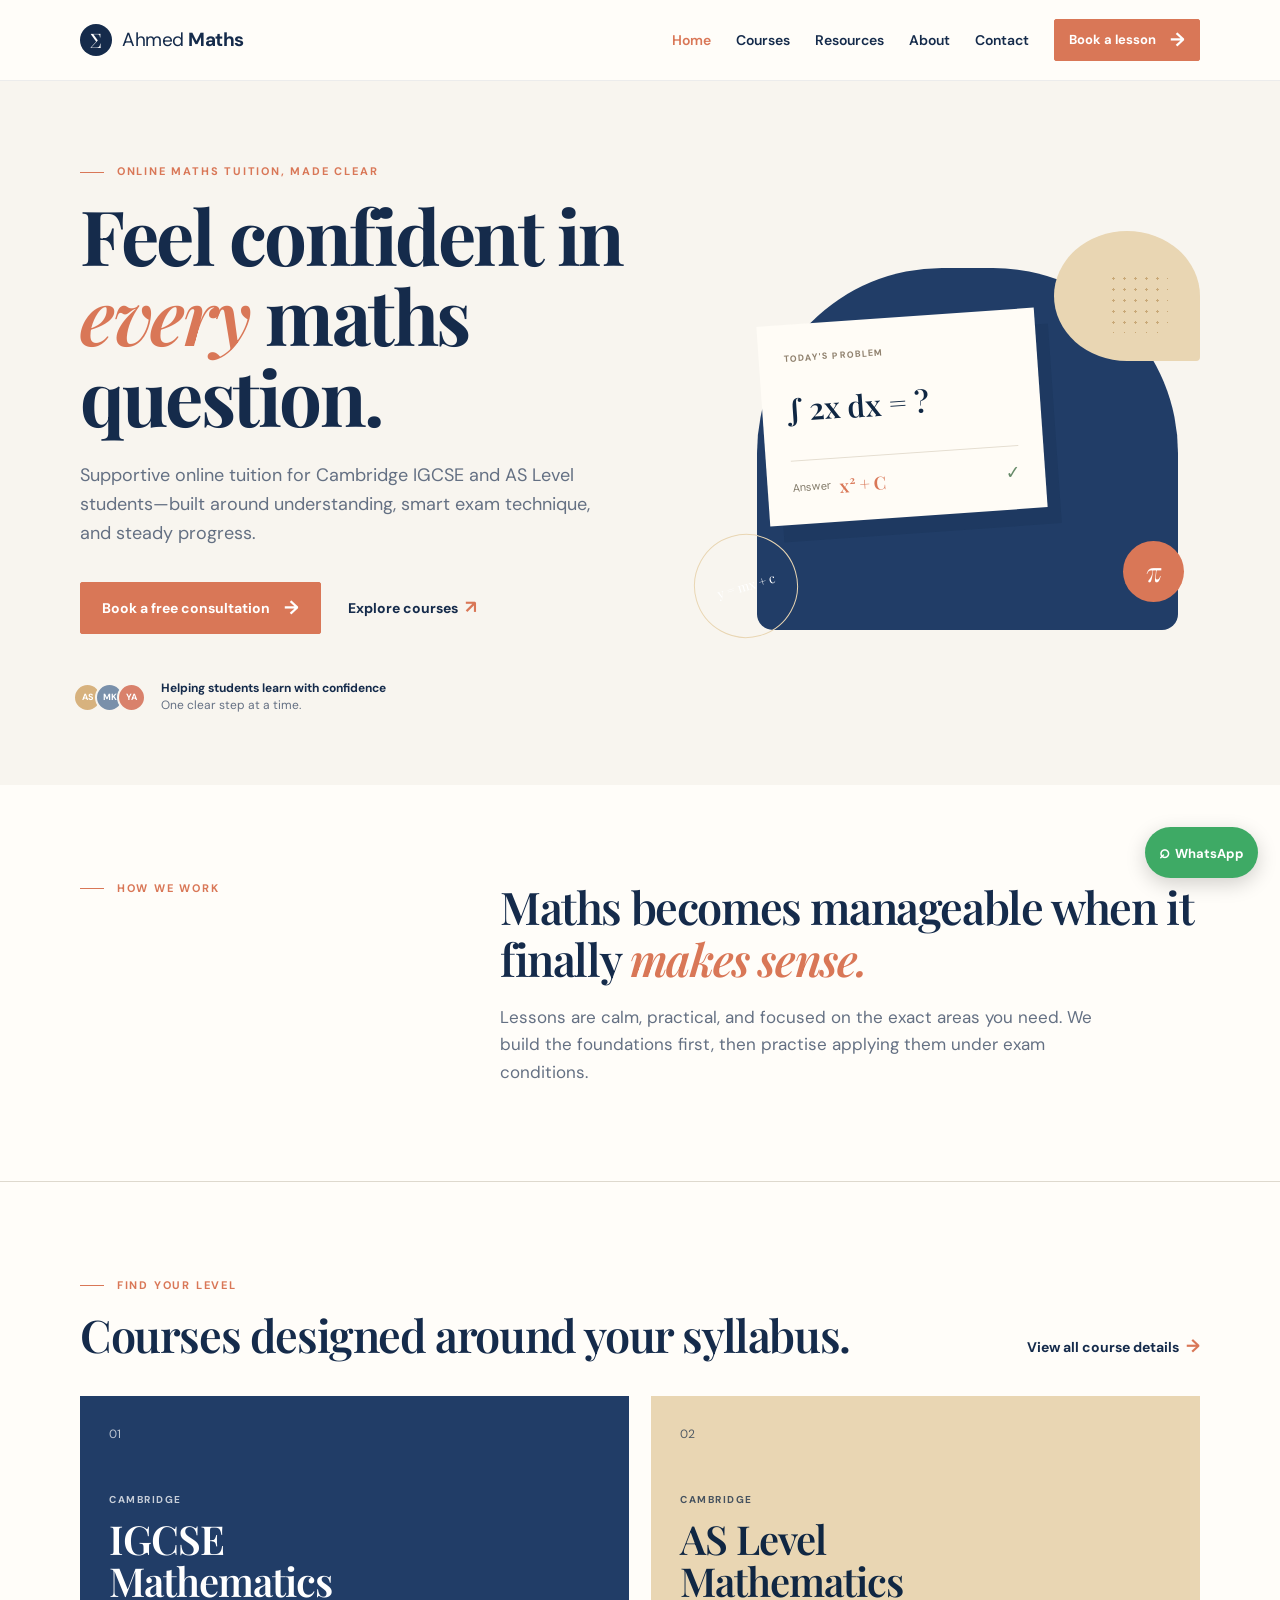
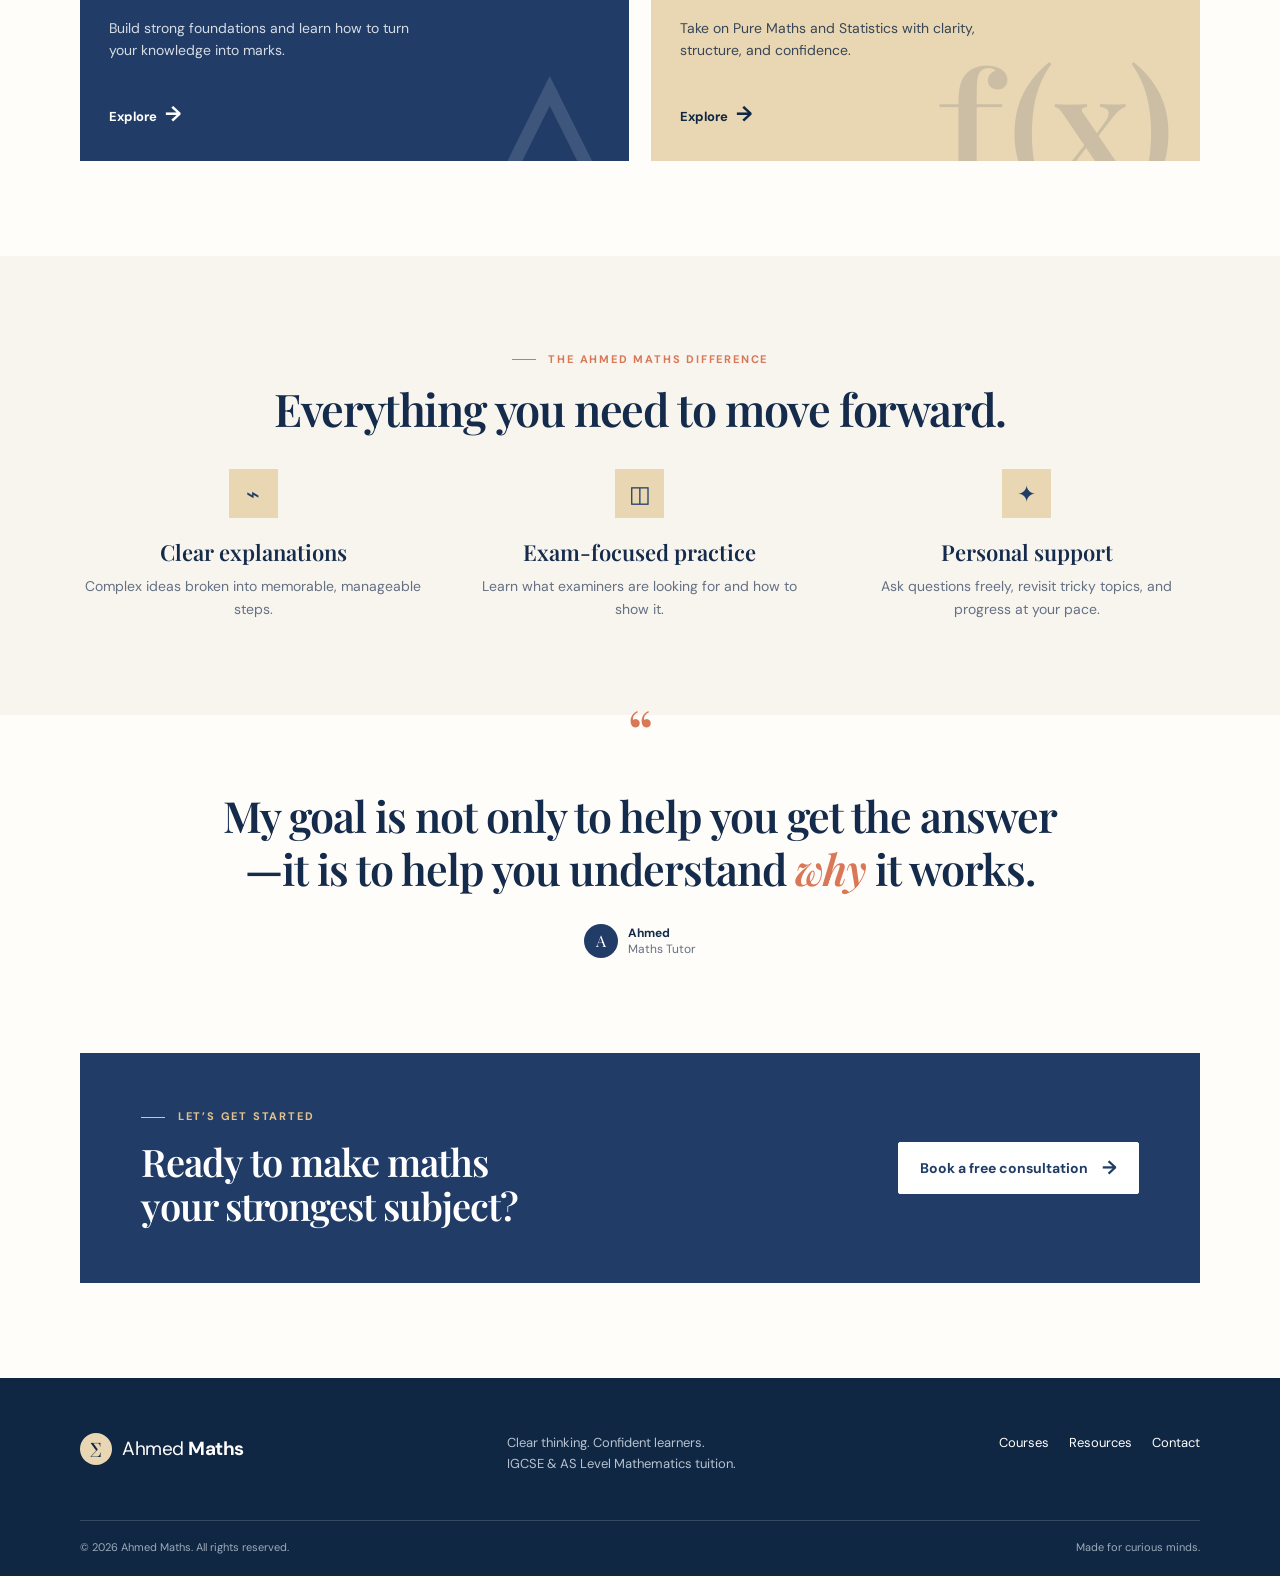
<file: index.html>
<!doctype html>
<html lang="en">
<head>
  <meta charset="UTF-8">
  <meta name="viewport" content="width=device-width, initial-scale=1.0">
  <meta name="description" content="Clear, supportive online Mathematics tuition for Cambridge IGCSE and AS Level students.">
  <title>Ahmed Maths | IGCSE & AS Level Tuition</title>
  <link rel="preconnect" href="https://fonts.googleapis.com">
  <link rel="preconnect" href="https://fonts.gstatic.com" crossorigin>
  <link href="https://fonts.googleapis.com/css2?family=DM+Sans:wght@400;500;600;700&family=Playfair+Display:wght@600;700&display=swap" rel="stylesheet">
  <link rel="stylesheet" href="assets/css/style.css">
  <script src="assets/js/main.js" defer></script>
</head>
<body>
  <header class="site-header">
    <div class="container nav-wrap">
      <a class="brand" href="index.html" aria-label="Ahmed Maths home"><span class="brand-mark">∑</span><span>Ahmed <strong>Maths</strong></span></a>
      <button class="nav-toggle" aria-label="Open navigation" aria-expanded="false"><span></span><span></span><span></span></button>
      <nav class="main-nav" aria-label="Main navigation">
        <a class="active" href="index.html">Home</a><a href="courses.html">Courses</a><a href="resources.html">Resources</a><a href="about.html">About</a><a href="contact.html">Contact</a>
        <a class="button button-small" href="contact.html#booking">Book a lesson <span>→</span></a>
      </nav>
    </div>
  </header>

  <main>
    <section class="hero">
      <div class="container hero-grid">
        <div class="hero-copy">
          <p class="eyebrow"><span></span> Online maths tuition, made clear</p>
          <h1>Feel confident in <em>every</em> maths question.</h1>
          <p class="hero-text">Supportive online tuition for Cambridge IGCSE and AS Level students—built around understanding, smart exam technique, and steady progress.</p>
          <div class="hero-actions"><a class="button" href="contact.html#booking">Book a free consultation <span>→</span></a><a class="text-link" href="courses.html">Explore courses <span>↗</span></a></div>
          <div class="trust-row"><div class="avatar-stack"><span>AS</span><span>MK</span><span>YA</span></div><p><strong>Helping students learn with confidence</strong><br>One clear step at a time.</p></div>
        </div>
        <div class="hero-visual" aria-label="Mathematics illustration">
          <div class="shape shape-one"></div><div class="shape shape-two"></div>
          <div class="paper-card"><p class="paper-label">TODAY'S PROBLEM</p><span class="equation">∫ 2x dx = ?</span><div class="solution"><span>Answer</span><strong>x² + C</strong><i>✓</i></div></div>
          <div class="orbit orbit-one">π</div><div class="orbit orbit-two">y = mx + c</div><div class="dot-grid"></div>
        </div>
      </div>
    </section>

    <section class="intro-section section">
      <div class="container intro-grid"><p class="eyebrow"><span></span> How we work</p><div><h2>Maths becomes manageable when it finally <em>makes sense.</em></h2><p>Lessons are calm, practical, and focused on the exact areas you need. We build the foundations first, then practise applying them under exam conditions.</p></div></div>
    </section>

    <section class="section courses-preview">
      <div class="container"><div class="section-heading"><div><p class="eyebrow"><span></span> Find your level</p><h2>Courses designed around your syllabus.</h2></div><a class="text-link" href="courses.html">View all course details <span>→</span></a></div>
        <div class="course-grid">
          <article class="course-card navy-card"><p class="course-number">01</p><div><p class="course-tag">Cambridge</p><h3>IGCSE<br>Mathematics</h3><p>Build strong foundations and learn how to turn your knowledge into marks.</p></div><a href="courses.html#igcse" aria-label="View IGCSE Mathematics course">Explore <span>→</span></a><div class="card-symbol">△</div></article>
          <article class="course-card sand-card"><p class="course-number">02</p><div><p class="course-tag">Cambridge</p><h3>AS Level<br>Mathematics</h3><p>Take on Pure Maths and Statistics with clarity, structure, and confidence.</p></div><a href="courses.html#as-level" aria-label="View AS Level Mathematics course">Explore <span>→</span></a><div class="card-symbol">ƒ(x)</div></article>
        </div>
      </div>
    </section>

    <section class="section benefits"><div class="container"><div class="section-heading centered"><p class="eyebrow"><span></span> The Ahmed Maths difference</p><h2>Everything you need to move forward.</h2></div><div class="benefit-grid"><article><div class="icon-box">⌁</div><h3>Clear explanations</h3><p>Complex ideas broken into memorable, manageable steps.</p></article><article><div class="icon-box">◫</div><h3>Exam-focused practice</h3><p>Learn what examiners are looking for and how to show it.</p></article><article><div class="icon-box">✦</div><h3>Personal support</h3><p>Ask questions freely, revisit tricky topics, and progress at your pace.</p></article></div></div></section>

    <section class="section quote-section"><div class="container quote-panel"><span class="quote-mark">“</span><blockquote>My goal is not only to help you get the answer—it is to help you understand <em>why</em> it works.</blockquote><div class="quote-author"><div class="author-initial">A</div><div><strong>Ahmed</strong><span>Maths Tutor</span></div></div></div></section>

    <section class="section cta-section"><div class="container cta-panel"><div><p class="eyebrow light"><span></span> Let’s get started</p><h2>Ready to make maths<br>your strongest subject?</h2></div><a class="button button-light" href="contact.html#booking">Book a free consultation <span>→</span></a></div></section>
  </main>
  <footer class="site-footer"><div class="container footer-main"><a class="brand brand-light" href="index.html"><span class="brand-mark">∑</span><span>Ahmed <strong>Maths</strong></span></a><p>Clear thinking. Confident learners.<br>IGCSE & AS Level Mathematics tuition.</p><div><a href="courses.html">Courses</a><a href="resources.html">Resources</a><a href="contact.html">Contact</a></div></div><div class="container footer-bottom"><p>© <span data-year></span> Ahmed Maths. All rights reserved.</p><p>Made for curious minds.</p></div></footer>
  <a class="whatsapp" href="https://wa.me/201000000000" aria-label="Chat on WhatsApp" target="_blank" rel="noopener">⌕<span>WhatsApp</span></a>
</body>
</html>
</file>
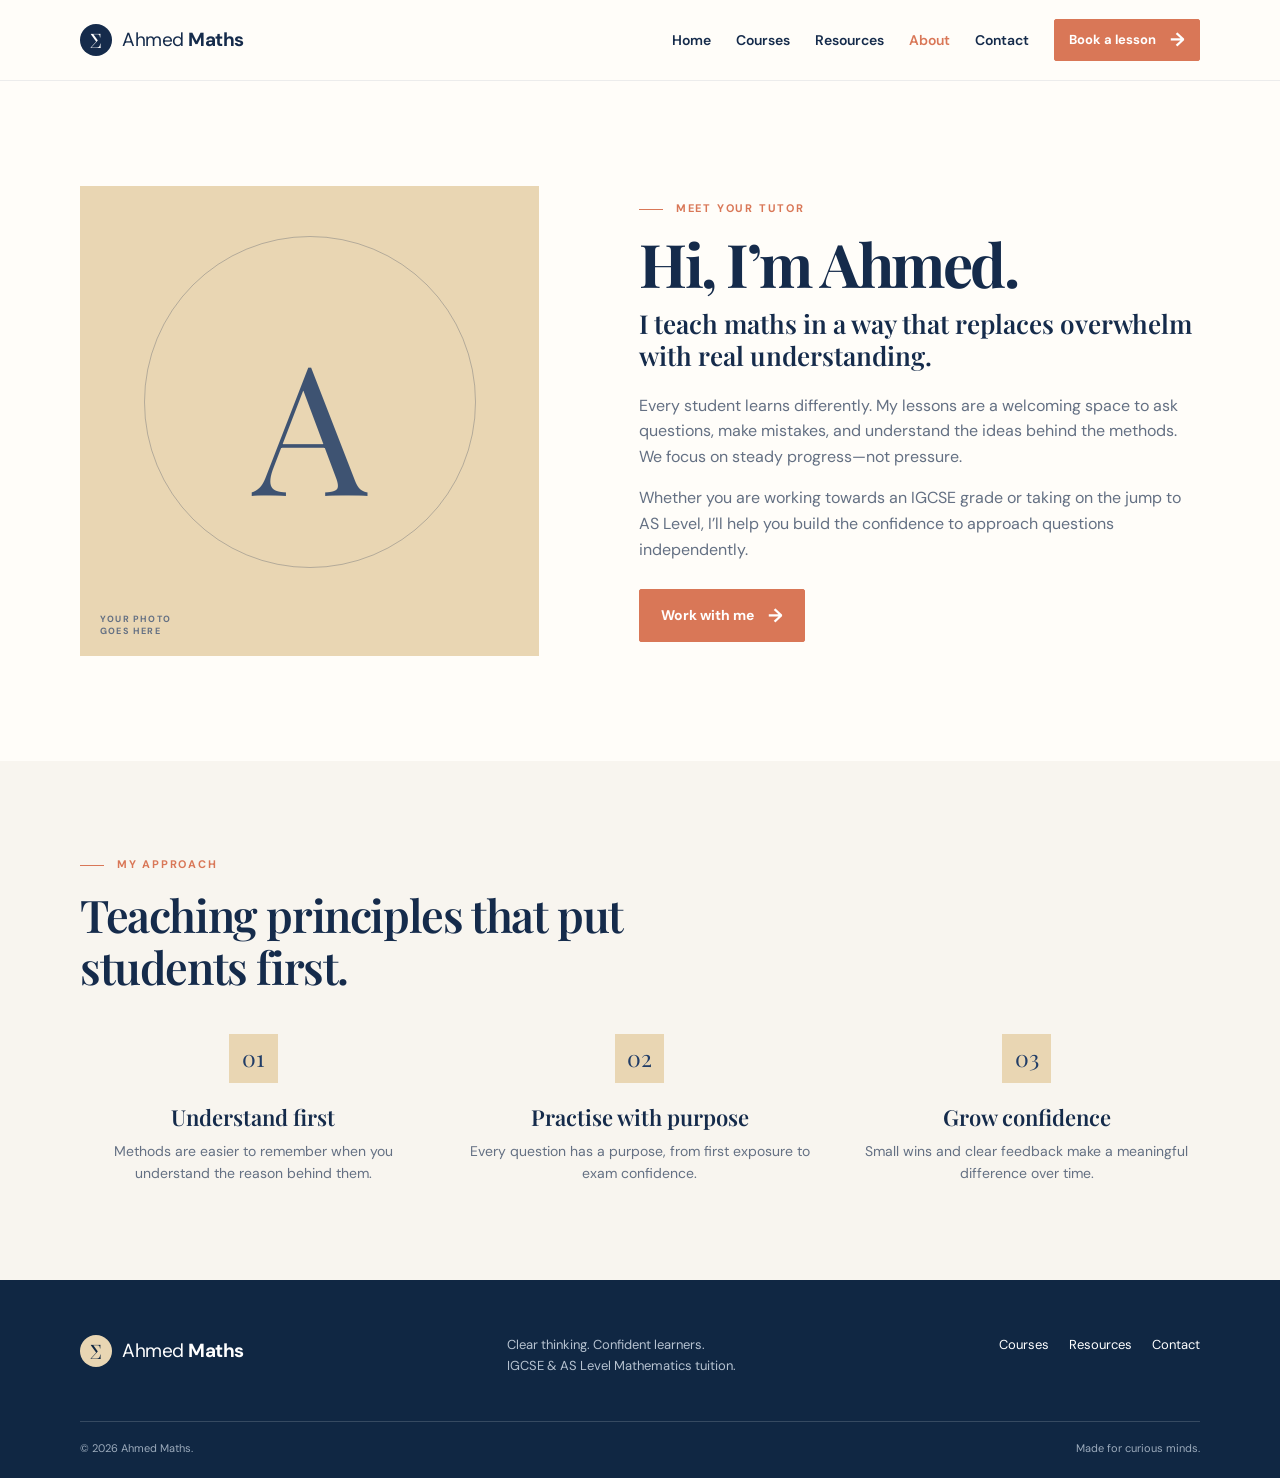
<file: about.html>
<!doctype html><html lang="en"><head><meta charset="UTF-8"><meta name="viewport" content="width=device-width, initial-scale=1.0"><meta name="description" content="Learn about Ahmed, IGCSE and AS Level Mathematics tutor."><title>About | Ahmed Maths</title><link rel="preconnect" href="https://fonts.googleapis.com"><link rel="preconnect" href="https://fonts.gstatic.com" crossorigin><link href="https://fonts.googleapis.com/css2?family=DM+Sans:wght@400;500;600;700&family=Playfair+Display:wght@600;700&display=swap" rel="stylesheet"><link rel="stylesheet" href="assets/css/style.css"><script src="assets/js/main.js" defer></script></head><body>
<header class="site-header"><div class="container nav-wrap"><a class="brand" href="index.html"><span class="brand-mark">∑</span><span>Ahmed <strong>Maths</strong></span></a><button class="nav-toggle" aria-label="Open navigation" aria-expanded="false"><span></span><span></span><span></span></button><nav class="main-nav"><a href="index.html">Home</a><a href="courses.html">Courses</a><a href="resources.html">Resources</a><a class="active" href="about.html">About</a><a href="contact.html">Contact</a><a class="button button-small" href="contact.html#booking">Book a lesson <span>→</span></a></nav></div></header>
<main><section class="section about-section"><div class="container about-grid"><div class="portrait-placeholder"><span>A</span><p>YOUR PHOTO<br>GOES HERE</p></div><div><p class="eyebrow"><span></span> Meet your tutor</p><h1>Hi, I’m Ahmed.</h1><p class="lead">I teach maths in a way that replaces overwhelm with real understanding.</p><p>Every student learns differently. My lessons are a welcoming space to ask questions, make mistakes, and understand the ideas behind the methods. We focus on steady progress—not pressure.</p><p>Whether you are working towards an IGCSE grade or taking on the jump to AS Level, I’ll help you build the confidence to approach questions independently.</p><a class="button" href="contact.html#booking">Work with me <span>→</span></a></div></div></section><section class="section pale-section"><div class="container values"><p class="eyebrow"><span></span> My approach</p><h2>Teaching principles that put students first.</h2><div class="benefit-grid"><article><div class="icon-box">01</div><h3>Understand first</h3><p>Methods are easier to remember when you understand the reason behind them.</p></article><article><div class="icon-box">02</div><h3>Practise with purpose</h3><p>Every question has a purpose, from first exposure to exam confidence.</p></article><article><div class="icon-box">03</div><h3>Grow confidence</h3><p>Small wins and clear feedback make a meaningful difference over time.</p></article></div></div></section></main>
<footer class="site-footer"><div class="container footer-main"><a class="brand brand-light" href="index.html"><span class="brand-mark">∑</span><span>Ahmed <strong>Maths</strong></span></a><p>Clear thinking. Confident learners.<br>IGCSE & AS Level Mathematics tuition.</p><div><a href="courses.html">Courses</a><a href="resources.html">Resources</a><a href="contact.html">Contact</a></div></div><div class="container footer-bottom"><p>© <span data-year></span> Ahmed Maths.</p><p>Made for curious minds.</p></div></footer></body></html>
</file>
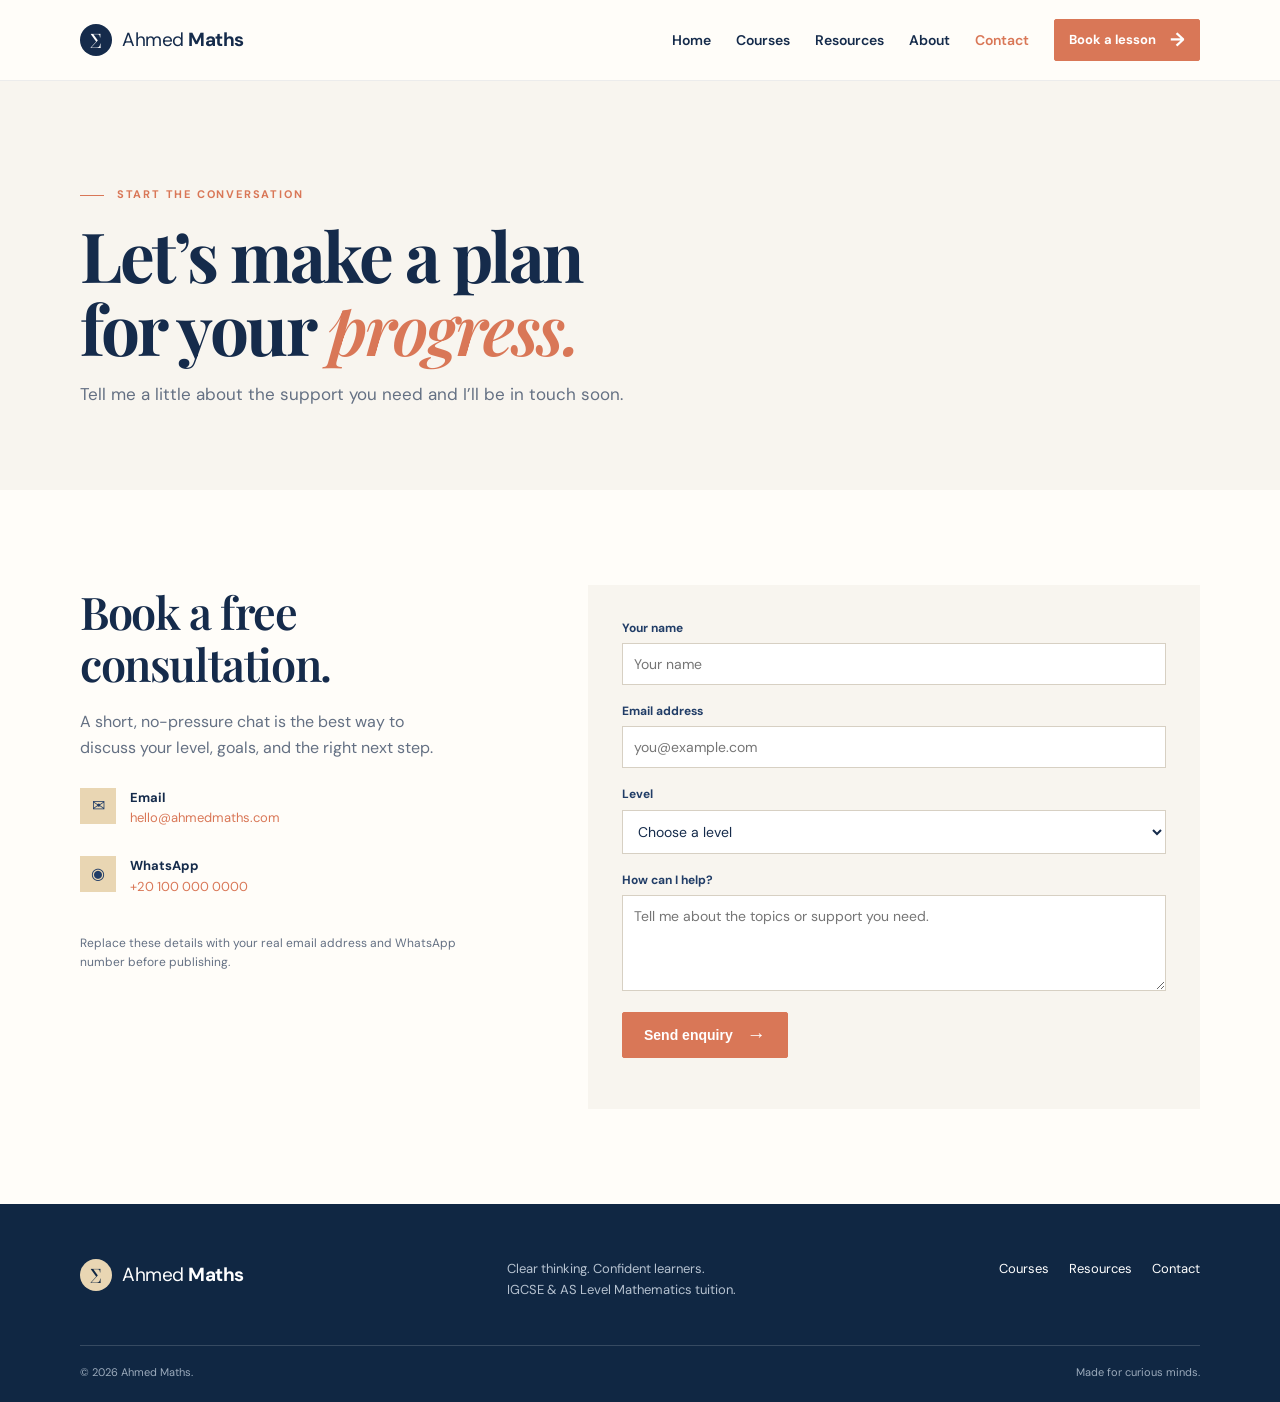
<file: contact.html>
<!doctype html><html lang="en"><head><meta charset="UTF-8"><meta name="viewport" content="width=device-width, initial-scale=1.0"><meta name="description" content="Contact Ahmed Maths to book IGCSE and AS Level mathematics tuition."><title>Contact | Ahmed Maths</title><link rel="preconnect" href="https://fonts.googleapis.com"><link rel="preconnect" href="https://fonts.gstatic.com" crossorigin><link href="https://fonts.googleapis.com/css2?family=DM+Sans:wght@400;500;600;700&family=Playfair+Display:wght@600;700&display=swap" rel="stylesheet"><link rel="stylesheet" href="assets/css/style.css"><script src="assets/js/main.js" defer></script></head><body>
<header class="site-header"><div class="container nav-wrap"><a class="brand" href="index.html"><span class="brand-mark">∑</span><span>Ahmed <strong>Maths</strong></span></a><button class="nav-toggle" aria-label="Open navigation" aria-expanded="false"><span></span><span></span><span></span></button><nav class="main-nav"><a href="index.html">Home</a><a href="courses.html">Courses</a><a href="resources.html">Resources</a><a href="about.html">About</a><a class="active" href="contact.html">Contact</a><a class="button button-small" href="#booking">Book a lesson <span>→</span></a></nav></div></header>
<main><section class="page-hero contact-hero"><div class="container"><p class="eyebrow"><span></span> Start the conversation</p><h1>Let’s make a plan<br>for your <em>progress.</em></h1><p>Tell me a little about the support you need and I’ll be in touch soon.</p></div></section><section class="section" id="booking"><div class="container contact-grid"><div class="contact-copy"><h2>Book a free consultation.</h2><p>A short, no-pressure chat is the best way to discuss your level, goals, and the right next step.</p><div class="contact-option"><span>✉</span><div><strong>Email</strong><a href="mailto:hello@ahmedmaths.com">hello@ahmedmaths.com</a></div></div><div class="contact-option"><span>◉</span><div><strong>WhatsApp</strong><a href="https://wa.me/201000000000">+20 100 000 0000</a></div></div><p class="contact-small">Replace these details with your real email address and WhatsApp number before publishing.</p></div><form class="contact-form" data-contact-form><label>Your name<input name="name" type="text" required placeholder="Your name"></label><label>Email address<input name="email" type="email" required placeholder="you@example.com"></label><label>Level<select name="level" required><option value="">Choose a level</option><option>IGCSE Mathematics</option><option>AS Level Mathematics</option><option>Not sure yet</option></select></label><label>How can I help?<textarea name="message" rows="4" required placeholder="Tell me about the topics or support you need."></textarea></label><button class="button" type="submit">Send enquiry <span>→</span></button><p class="form-message" aria-live="polite"></p></form></div></section></main>
<footer class="site-footer"><div class="container footer-main"><a class="brand brand-light" href="index.html"><span class="brand-mark">∑</span><span>Ahmed <strong>Maths</strong></span></a><p>Clear thinking. Confident learners.<br>IGCSE & AS Level Mathematics tuition.</p><div><a href="courses.html">Courses</a><a href="resources.html">Resources</a><a href="contact.html">Contact</a></div></div><div class="container footer-bottom"><p>© <span data-year></span> Ahmed Maths.</p><p>Made for curious minds.</p></div></footer><script src="assets/js/supabase-config.js"></script><script src="assets/js/main.js"></script></body></html>
</file>
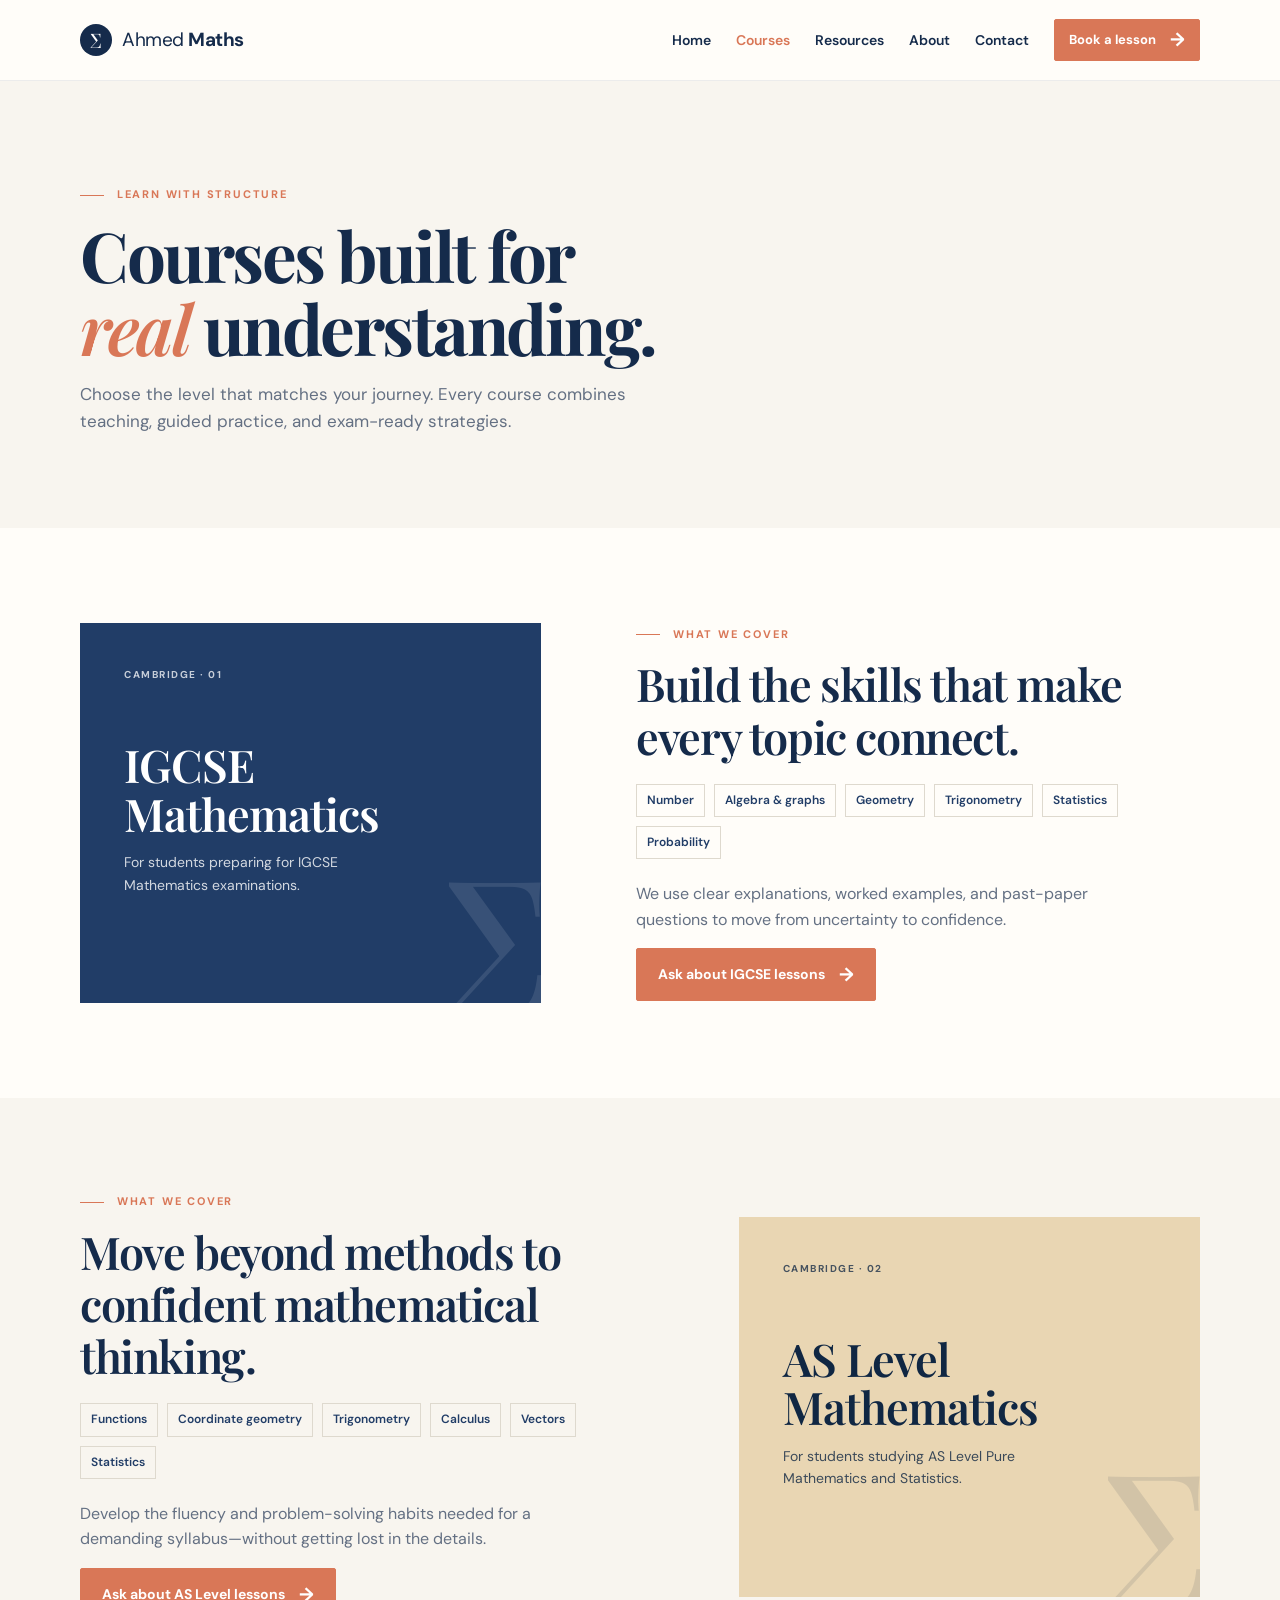
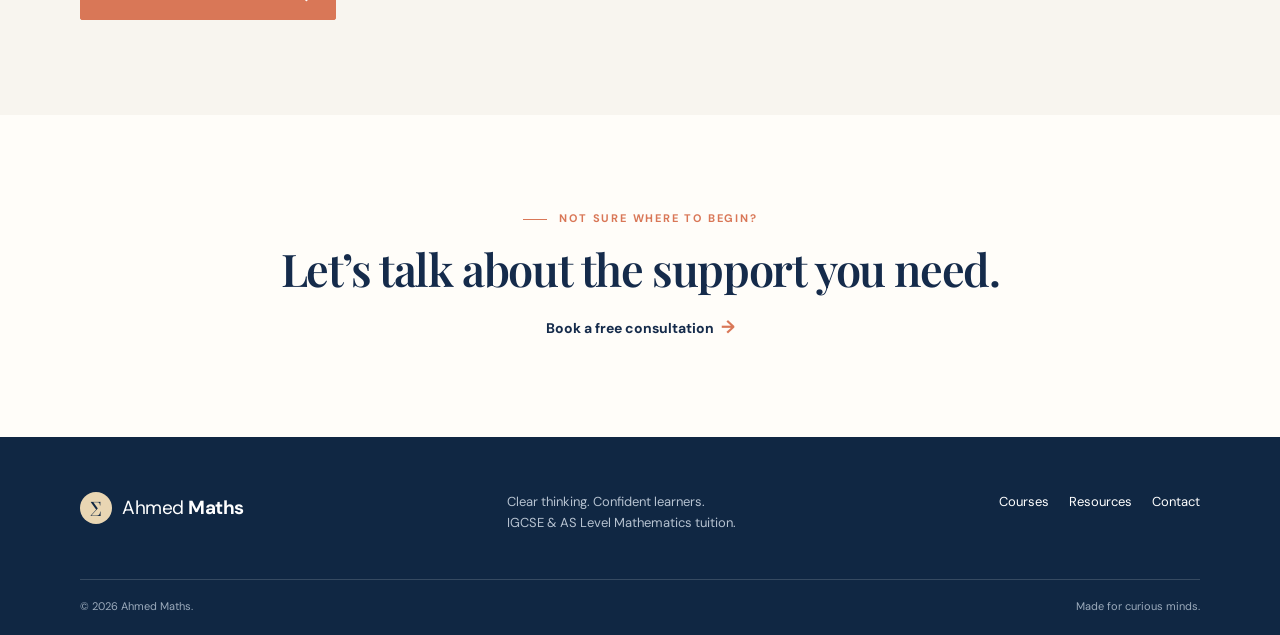
<file: courses.html>
<!doctype html><html lang="en"><head><meta charset="UTF-8"><meta name="viewport" content="width=device-width, initial-scale=1.0"><meta name="description" content="IGCSE and AS Level Mathematics online courses."><title>Courses | Ahmed Maths</title><link rel="preconnect" href="https://fonts.googleapis.com"><link rel="preconnect" href="https://fonts.gstatic.com" crossorigin><link href="https://fonts.googleapis.com/css2?family=DM+Sans:wght@400;500;600;700&family=Playfair+Display:wght@600;700&display=swap" rel="stylesheet"><link rel="stylesheet" href="assets/css/style.css"><script src="assets/js/main.js" defer></script></head><body>
<header class="site-header"><div class="container nav-wrap"><a class="brand" href="index.html"><span class="brand-mark">∑</span><span>Ahmed <strong>Maths</strong></span></a><button class="nav-toggle" aria-label="Open navigation" aria-expanded="false"><span></span><span></span><span></span></button><nav class="main-nav"><a href="index.html">Home</a><a class="active" href="courses.html">Courses</a><a href="resources.html">Resources</a><a href="about.html">About</a><a href="contact.html">Contact</a><a class="button button-small" href="contact.html#booking">Book a lesson <span>→</span></a></nav></div></header>
<main><section class="page-hero"><div class="container"><p class="eyebrow"><span></span> Learn with structure</p><h1>Courses built for<br><em>real</em> understanding.</h1><p>Choose the level that matches your journey. Every course combines teaching, guided practice, and exam-ready strategies.</p></div></section>
<section class="section" id="igcse"><div class="container course-detail"><div class="course-detail-title navy-card"><p class="course-tag">Cambridge · 01</p><h2>IGCSE<br>Mathematics</h2><p>For students preparing for IGCSE Mathematics examinations.</p></div><div class="course-detail-copy"><p class="eyebrow"><span></span> What we cover</p><h2>Build the skills that make every topic connect.</h2><div class="topic-list"><span>Number</span><span>Algebra & graphs</span><span>Geometry</span><span>Trigonometry</span><span>Statistics</span><span>Probability</span></div><p>We use clear explanations, worked examples, and past-paper questions to move from uncertainty to confidence.</p><a class="button" href="contact.html#booking">Ask about IGCSE lessons <span>→</span></a></div></div></section>
<section class="section pale-section" id="as-level"><div class="container course-detail reverse"><div class="course-detail-title sand-card"><p class="course-tag">Cambridge · 02</p><h2>AS Level<br>Mathematics</h2><p>For students studying AS Level Pure Mathematics and Statistics.</p></div><div class="course-detail-copy"><p class="eyebrow"><span></span> What we cover</p><h2>Move beyond methods to confident mathematical thinking.</h2><div class="topic-list"><span>Functions</span><span>Coordinate geometry</span><span>Trigonometry</span><span>Calculus</span><span>Vectors</span><span>Statistics</span></div><p>Develop the fluency and problem-solving habits needed for a demanding syllabus—without getting lost in the details.</p><a class="button" href="contact.html#booking">Ask about AS Level lessons <span>→</span></a></div></div></section>
<section class="section"><div class="container centered simple-cta"><p class="eyebrow"><span></span> Not sure where to begin?</p><h2>Let’s talk about the support you need.</h2><a class="text-link" href="contact.html#booking">Book a free consultation <span>→</span></a></div></section></main>
<footer class="site-footer"><div class="container footer-main"><a class="brand brand-light" href="index.html"><span class="brand-mark">∑</span><span>Ahmed <strong>Maths</strong></span></a><p>Clear thinking. Confident learners.<br>IGCSE & AS Level Mathematics tuition.</p><div><a href="courses.html">Courses</a><a href="resources.html">Resources</a><a href="contact.html">Contact</a></div></div><div class="container footer-bottom"><p>© <span data-year></span> Ahmed Maths.</p><p>Made for curious minds.</p></div></footer></body></html>
</file>
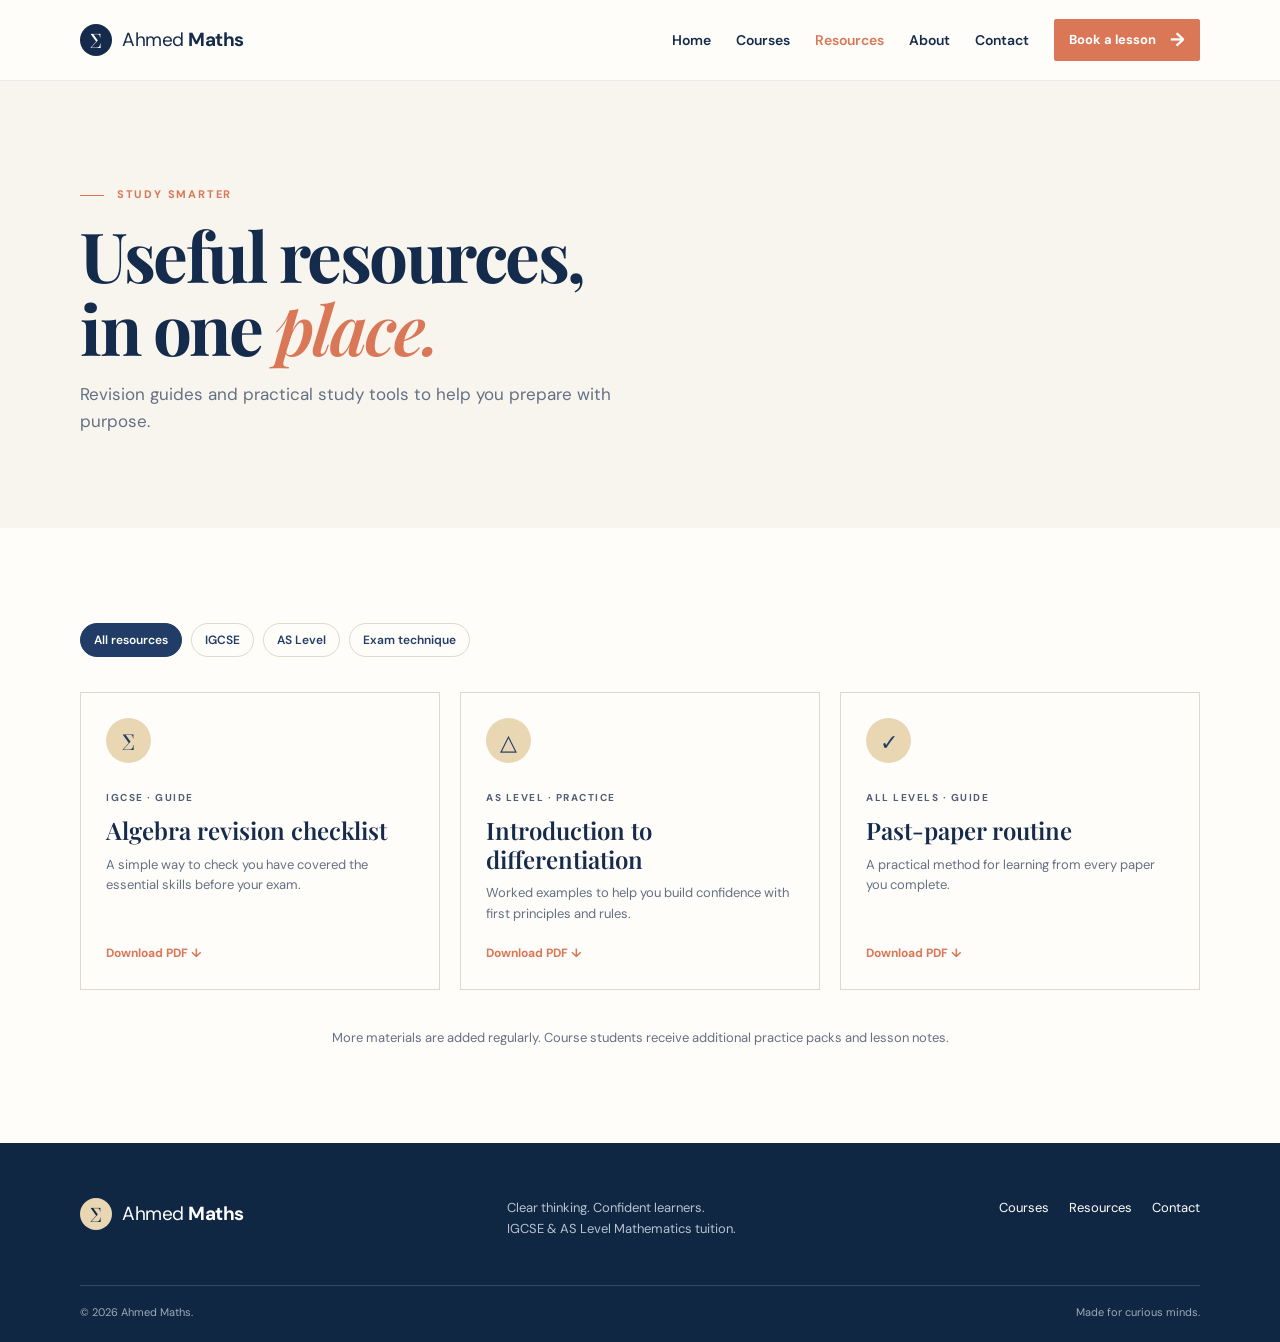
<file: resources.html>
<!doctype html><html lang="en"><head><meta charset="UTF-8"><meta name="viewport" content="width=device-width, initial-scale=1.0"><meta name="description" content="Free IGCSE and AS Mathematics revision resources."><title>Resources | Ahmed Maths</title><link rel="preconnect" href="https://fonts.googleapis.com"><link rel="preconnect" href="https://fonts.gstatic.com" crossorigin><link href="https://fonts.googleapis.com/css2?family=DM+Sans:wght@400;500;600;700&family=Playfair+Display:wght@600;700&display=swap" rel="stylesheet"><link rel="stylesheet" href="assets/css/style.css"><script src="assets/js/main.js" defer></script></head><body>
<header class="site-header"><div class="container nav-wrap"><a class="brand" href="index.html"><span class="brand-mark">∑</span><span>Ahmed <strong>Maths</strong></span></a><button class="nav-toggle" aria-label="Open navigation" aria-expanded="false"><span></span><span></span><span></span></button><nav class="main-nav"><a href="index.html">Home</a><a href="courses.html">Courses</a><a class="active" href="resources.html">Resources</a><a href="about.html">About</a><a href="contact.html">Contact</a><a class="button button-small" href="contact.html#booking">Book a lesson <span>→</span></a></nav></div></header>
<main><section class="page-hero"><div class="container"><p class="eyebrow"><span></span> Study smarter</p><h1>Useful resources,<br>in one <em>place.</em></h1><p>Revision guides and practical study tools to help you prepare with purpose.</p></div></section><section class="section"><div class="container"><div class="resource-filter" role="group" aria-label="Resource filter"><button class="filter-active">All resources</button><button>IGCSE</button><button>AS Level</button><button>Exam technique</button></div><div class="resource-grid"><article class="resource-card"><div class="resource-icon">∑</div><p class="course-tag">IGCSE · GUIDE</p><h3>Algebra revision checklist</h3><p>A simple way to check you have covered the essential skills before your exam.</p><a href="#">Download PDF <span>↓</span></a></article><article class="resource-card"><div class="resource-icon">△</div><p class="course-tag">AS LEVEL · PRACTICE</p><h3>Introduction to differentiation</h3><p>Worked examples to help you build confidence with first principles and rules.</p><a href="#">Download PDF <span>↓</span></a></article><article class="resource-card"><div class="resource-icon">✓</div><p class="course-tag">ALL LEVELS · GUIDE</p><h3>Past-paper routine</h3><p>A practical method for learning from every paper you complete.</p><a href="#">Download PDF <span>↓</span></a></article></div><p class="resource-note">More materials are added regularly. Course students receive additional practice packs and lesson notes.</p></div></section></main>
<footer class="site-footer"><div class="container footer-main"><a class="brand brand-light" href="index.html"><span class="brand-mark">∑</span><span>Ahmed <strong>Maths</strong></span></a><p>Clear thinking. Confident learners.<br>IGCSE & AS Level Mathematics tuition.</p><div><a href="courses.html">Courses</a><a href="resources.html">Resources</a><a href="contact.html">Contact</a></div></div><div class="container footer-bottom"><p>© <span data-year></span> Ahmed Maths.</p><p>Made for curious minds.</p></div></footer></body></html>
</file>
<file: assets/css/style.css>
:root{--ink:#152b4b;--blue:#213d67;--blue-deep:#102743;--sand:#e9d6b3;--cream:#f8f5ef;--paper:#fffdf9;--line:#ded9ce;--muted:#647083;--accent:#d97757;--serif:'Playfair Display',Georgia,serif;--sans:'DM Sans',Arial,sans-serif}*{box-sizing:border-box}html{scroll-behavior:smooth}body{margin:0;background:var(--paper);color:var(--ink);font-family:var(--sans);font-size:16px;line-height:1.6}.container{width:min(1120px,calc(100% - 48px));margin:auto}.site-header{position:sticky;top:0;z-index:10;background:rgba(255,253,249,.95);backdrop-filter:blur(12px);border-bottom:1px solid rgba(21,43,75,.08)}.nav-wrap{height:80px;display:flex;align-items:center;justify-content:space-between}.brand{display:inline-flex;align-items:center;gap:10px;text-decoration:none;color:var(--ink);font-size:19px;letter-spacing:-.5px}.brand strong{font-weight:700}.brand-mark{display:grid;place-items:center;width:32px;height:32px;border-radius:50%;background:var(--ink);color:#fff;font-family:var(--serif);font-size:20px}.main-nav{display:flex;align-items:center;gap:25px}.main-nav>a:not(.button){color:var(--ink);text-decoration:none;font-size:14px;font-weight:600}.main-nav>a.active,.main-nav>a:not(.button):hover{color:var(--accent)}.nav-toggle{display:none;border:0;background:none;padding:8px}.nav-toggle span{display:block;width:23px;height:2px;background:var(--ink);margin:4px}.button{display:inline-flex;align-items:center;gap:14px;background:var(--accent);color:#fff;border:1px solid var(--accent);padding:14px 21px;border-radius:2px;text-decoration:none;font-size:14px;font-weight:700;cursor:pointer;transition:.2s}.button:hover{transform:translateY(-2px);background:#bf6245}.button span{font-size:19px;line-height:.8}.button-small{padding:10px 14px;font-size:13px}.eyebrow{margin:0 0 14px;color:var(--accent);font-size:11px;letter-spacing:1.8px;text-transform:uppercase;font-weight:700}.eyebrow span{display:inline-block;width:24px;border-top:1px solid var(--accent);vertical-align:middle;margin-right:8px}.hero{overflow:hidden;background:var(--cream);min-height:620px;padding:82px 0 70px}.hero-grid{display:grid;grid-template-columns:1.05fr .95fr;align-items:center;gap:50px}.hero h1,.page-hero h1,.about-grid h1{font:700 clamp(45px,6vw,76px)/1.06 var(--serif);letter-spacing:-2.5px;margin:0 0 25px}.hero h1 em,h2 em,blockquote em,.page-hero h1 em{font-weight:600;color:var(--accent)}.hero-text{max-width:540px;color:var(--muted);font-size:18px}.hero-actions{display:flex;align-items:center;gap:27px;margin:34px 0 46px}.text-link{color:var(--ink);text-decoration:none;font-weight:700;font-size:14px}.text-link span{color:var(--accent);font-size:18px;margin-left:4px}.trust-row{display:flex;align-items:center;gap:15px}.trust-row p{margin:0;color:var(--muted);font-size:12px;line-height:1.45}.trust-row strong{color:var(--ink)}.avatar-stack{display:flex}.avatar-stack span{width:29px;height:29px;border:2px solid var(--cream);margin-left:-7px;border-radius:50%;display:grid;place-items:center;background:#d7b27e;color:#fff;font-size:9px;font-weight:bold}.avatar-stack span:nth-child(2){background:#7990aa}.avatar-stack span:nth-child(3){background:#d9816b}.hero-visual{height:415px;position:relative}.shape{position:absolute}.shape-one{background:var(--blue);inset:37px 22px 16px 65px;border-radius:185px 185px 16px 16px}.shape-two{width:146px;height:130px;right:0;top:0;background:var(--sand);border-radius:50% 50% 4px 50%}.paper-card{position:absolute;left:14%;top:86px;width:278px;background:#fffcf6;padding:27px 25px 22px;box-shadow:13px 17px 0 rgba(16,39,67,.16);transform:rotate(-4deg)}.paper-label{margin:0 0 24px;color:#8f806d;font-size:9px;letter-spacing:1.2px;font-weight:bold}.equation{font:600 30px var(--serif);color:var(--blue-deep)}.solution{display:flex;align-items:center;gap:9px;margin-top:31px;padding-top:12px;border-top:1px solid #e5ded1;font-size:11px;color:#817968}.solution strong{font:600 18px var(--serif);color:var(--accent)}.solution i{margin-left:auto;color:#668a69;font-size:18px;font-style:normal}.orbit{position:absolute;display:grid;place-items:center;border-radius:50%;color:#fff;font-family:var(--serif)}.orbit-one{right:16px;bottom:44px;width:61px;height:61px;background:var(--accent);font-size:27px}.orbit-two{left:2px;bottom:8px;width:104px;height:104px;border:1px solid var(--sand);font-size:13px;transform:rotate(-16deg)}.dot-grid{position:absolute;right:32px;top:42px;width:60px;height:60px;background-image:radial-gradient(#c8a877 1.4px,transparent 1.4px);background-size:11px 11px}.section{padding:95px 0}.intro-section{border-bottom:1px solid var(--line)}.intro-grid{display:grid;grid-template-columns:1fr 2fr;gap:70px}.intro-grid h2,.section-heading h2,.course-detail-copy h2,.values h2,.simple-cta h2,.contact-copy h2{font:600 clamp(29px,4vw,45px)/1.16 var(--serif);letter-spacing:-1.4px;margin:0 0 20px}.intro-grid>div>p{margin:0;max-width:610px;color:var(--muted);font-size:17px}.section-heading{display:flex;justify-content:space-between;align-items:end;margin-bottom:35px}.section-heading h2{margin:0}.course-grid{display:grid;grid-template-columns:1fr 1fr;gap:22px}.course-card{min-height:365px;padding:29px;display:flex;flex-direction:column;position:relative;overflow:hidden}.navy-card{background:var(--blue);color:#fff}.sand-card{background:var(--sand);color:var(--blue-deep)}.course-number{margin:0 0 48px;font-size:12px;opacity:.7}.course-tag{font-size:10px;letter-spacing:1.5px;text-transform:uppercase;font-weight:700;margin:0 0 10px;opacity:.75}.course-card h3{font:600 40px/1.05 var(--serif);letter-spacing:-1px;margin:0 0 15px}.course-card div>p:not(.course-tag){max-width:330px;margin:0;font-size:14px;opacity:.82}.course-card>a{margin-top:auto;color:inherit;text-decoration:none;font-size:13px;font-weight:bold;z-index:1}.course-card>a span{font-size:21px;margin-left:5px}.card-symbol{position:absolute!important;right:26px;bottom:-30px;font:600 145px/1 var(--serif);opacity:.13}.benefits{background:var(--cream)}.centered{text-align:center;display:block}.benefit-grid{display:grid;grid-template-columns:repeat(3,1fr);gap:40px}.benefit-grid article{text-align:center}.icon-box{width:49px;height:49px;display:grid;place-items:center;margin:0 auto 19px;background:var(--sand);color:var(--blue);font-family:var(--serif);font-size:23px}.benefit-grid h3{font:600 22px var(--serif);margin:0 0 8px}.benefit-grid p{margin:0;color:var(--muted);font-size:14px}.quote-section{padding-top:0}.quote-panel{text-align:center;max-width:840px}.quote-mark{font:65px/.5 var(--serif);color:var(--accent)}blockquote{font:600 clamp(26px,3.5vw,43px)/1.25 var(--serif);letter-spacing:-1px;margin:23px 0 28px}.quote-author{display:flex;justify-content:center;align-items:center;gap:10px;text-align:left}.author-initial{width:34px;height:34px;display:grid;place-items:center;border-radius:50%;background:var(--blue);color:#fff;font-family:var(--serif)}.quote-author strong,.quote-author span{display:block;font-size:12px;line-height:1.35}.quote-author span{color:var(--muted)}.cta-section{padding-top:0}.cta-panel{padding:55px 61px;background:var(--blue);color:#fff;display:flex;align-items:center;justify-content:space-between}.cta-panel h2{font:600 38px/1.16 var(--serif);margin:0;letter-spacing:-1px}.light{color:#e4c28b}.light span{border-color:#e4c28b}.button-light{background:#fff;color:var(--blue);border-color:#fff}.button-light:hover{background:var(--sand);border-color:var(--sand)}.site-footer{background:var(--blue-deep);color:#fff;padding:55px 0 20px}.brand-light{color:#fff}.brand-light .brand-mark{background:var(--sand);color:var(--blue-deep)}.footer-main{display:flex;justify-content:space-between;align-items:start;padding-bottom:45px}.footer-main>p{margin:0;color:#b6c2d0;font-size:13px}.footer-main>div{display:flex;gap:20px}.footer-main a:not(.brand){color:#fff;text-decoration:none;font-size:13px}.footer-bottom{border-top:1px solid rgba(255,255,255,.16);padding-top:18px;display:flex;justify-content:space-between;color:#9cabbc;font-size:11px}.footer-bottom p{margin:0}.whatsapp{position:fixed;right:22px;bottom:22px;z-index:5;background:#3eaa65;color:#fff;padding:11px 14px;border-radius:50px;text-decoration:none;font-weight:bold;box-shadow:0 6px 20px rgba(0,0,0,.18);font-size:13px}.whatsapp:first-letter{font-size:18px}.whatsapp span{margin-left:5px}.page-hero{padding:105px 0 76px;background:var(--cream)}.page-hero h1{font-size:clamp(44px,5.6vw,69px);margin-bottom:17px}.page-hero p:not(.eyebrow){max-width:550px;color:var(--muted);font-size:17px}.course-detail{display:grid;grid-template-columns:.9fr 1.1fr;gap:95px;align-items:center}.course-detail.reverse{grid-template-columns:1.1fr .9fr}.course-detail.reverse .course-detail-title{order:2}.course-detail-title{min-height:380px;padding:44px;position:relative;overflow:hidden}.course-detail-title:after{content:'∑';position:absolute;right:-13px;bottom:-62px;opacity:.1;font:190px var(--serif)}.course-detail-title h2{position:relative;font:600 45px/1.08 var(--serif);margin:57px 0 12px;letter-spacing:-1px}.course-detail-title>p:last-child{position:relative;max-width:270px;font-size:14px;opacity:.8}.course-detail-copy p:not(.eyebrow){color:var(--muted);max-width:490px}.topic-list{display:flex;flex-wrap:wrap;gap:9px;margin:22px 0}.topic-list span{border:1px solid var(--line);padding:6px 10px;color:var(--blue);font-size:12px;font-weight:600}.pale-section{background:var(--cream)}.simple-cta h2{margin-bottom:19px}.resource-filter{display:flex;flex-wrap:wrap;gap:9px;margin-bottom:35px}.resource-filter button{border:1px solid var(--line);background:transparent;padding:8px 13px;border-radius:20px;font:600 12px var(--sans);color:var(--blue);cursor:pointer}.resource-filter .filter-active{background:var(--blue);border-color:var(--blue);color:#fff}.resource-grid{display:grid;grid-template-columns:repeat(3,1fr);gap:20px}.resource-card{border:1px solid var(--line);padding:25px;min-height:290px;display:flex;flex-direction:column}.resource-icon{display:grid;place-items:center;width:45px;height:45px;border-radius:50%;background:var(--sand);color:var(--blue);font:22px var(--serif);margin-bottom:27px}.resource-card h3{font:600 24px/1.18 var(--serif);margin:0 0 10px}.resource-card>p:not(.course-tag){margin:0;color:var(--muted);font-size:13px}.resource-card a{margin-top:auto;padding-top:20px;text-decoration:none;color:var(--accent);font-size:12px;font-weight:bold}.resource-note{text-align:center;color:var(--muted);font-size:13px;margin:38px 0 0}.about-section{padding:105px 0}.about-grid{display:grid;grid-template-columns:.9fr 1.1fr;gap:100px;align-items:center}.portrait-placeholder{height:470px;background:var(--sand);display:flex;align-items:center;justify-content:center;position:relative;overflow:hidden}.portrait-placeholder:before{content:'';position:absolute;width:330px;height:330px;border:1px solid rgba(21,43,75,.25);border-radius:50%;top:50px}.portrait-placeholder span{position:relative;font:180px var(--serif);color:var(--blue);opacity:.85}.portrait-placeholder p{position:absolute;bottom:18px;left:20px;margin:0;color:var(--blue);font-size:9px;font-weight:bold;letter-spacing:1.2px;line-height:1.4}.about-grid h1{font-size:60px;margin-bottom:12px}.lead{font:600 26px/1.25 var(--serif);margin:0 0 20px}.about-grid p:not(.eyebrow):not(.lead){color:var(--muted)}.about-grid .button{margin-top:11px}.values h2{max-width:580px;margin-bottom:42px}.contact-hero{padding-bottom:65px}.contact-grid{display:grid;grid-template-columns:.8fr 1.2fr;gap:100px}.contact-copy>p{color:var(--muted);max-width:380px}.contact-option{display:flex;gap:14px;margin:27px 0}.contact-option>span{display:grid;place-items:center;width:36px;height:36px;background:var(--sand);color:var(--blue)}.contact-option strong,.contact-option a{display:block;font-size:13px}.contact-option a{color:var(--accent);text-decoration:none}.contact-small{font-size:12px!important;margin-top:36px}.contact-form{background:var(--cream);padding:34px;display:grid;gap:17px}.contact-form label{font-size:12px;font-weight:bold;color:var(--blue)}.contact-form input,.contact-form select,.contact-form textarea{display:block;width:100%;margin-top:5px;border:1px solid #d7d0c3;background:#fff;padding:11px;font:14px var(--sans);color:var(--ink);border-radius:0}.contact-form textarea{resize:vertical}.contact-form .button{justify-content:center;justify-self:start;margin-top:4px}.form-message{margin:0;color:#4f7655;font-size:12px;line-height:1.45}
@media(max-width:760px){.container{width:min(100% - 34px,1120px)}.nav-wrap{height:68px}.nav-toggle{display:block}.main-nav{display:none;position:absolute;left:0;right:0;top:68px;background:var(--paper);padding:16px 24px 24px;box-shadow:0 14px 24px rgba(20,40,70,.1);align-items:flex-start;flex-direction:column;gap:16px}.main-nav.nav-open{display:flex}.hero{padding:61px 0 42px;min-height:auto}.hero-grid,.intro-grid,.course-detail,.course-detail.reverse,.about-grid,.contact-grid{grid-template-columns:1fr;gap:40px}.hero h1,.page-hero h1{letter-spacing:-1.6px}.hero-text{font-size:16px}.hero-actions{margin:27px 0 37px;gap:20px}.hero-visual{height:340px;max-width:430px;margin:auto;width:100%}.shape-one{inset:32px 20px 14px 44px}.paper-card{left:14%;top:71px;width:245px}.orbit-two{bottom:-3px}.section{padding:62px 0}.intro-grid{gap:7px}.section-heading{display:block}.section-heading .text-link{display:inline-block;margin-top:3px}.course-grid,.benefit-grid,.resource-grid{grid-template-columns:1fr;gap:15px}.course-card{min-height:310px}.benefit-grid{gap:34px}.cta-panel{padding:38px 28px;display:block}.cta-panel h2{font-size:31px;margin-bottom:24px}.footer-main{display:grid;gap:25px}.footer-main>div{gap:15px}.footer-bottom{gap:12px}.whatsapp span{display:none}.whatsapp{right:16px;bottom:16px;width:46px;height:46px;padding:10px;text-align:center}.page-hero{padding:70px 0 49px}.course-detail.reverse .course-detail-title{order:initial}.course-detail-title{min-height:300px;padding:32px}.course-detail-title h2{margin-top:37px}.about-section{padding:67px 0}.portrait-placeholder{height:360px;max-width:400px}.about-grid h1{font-size:50px}.lead{font-size:23px}.contact-form{padding:24px}.contact-grid{gap:35px}.contact-copy h2{font-size:34px}}
</file>
